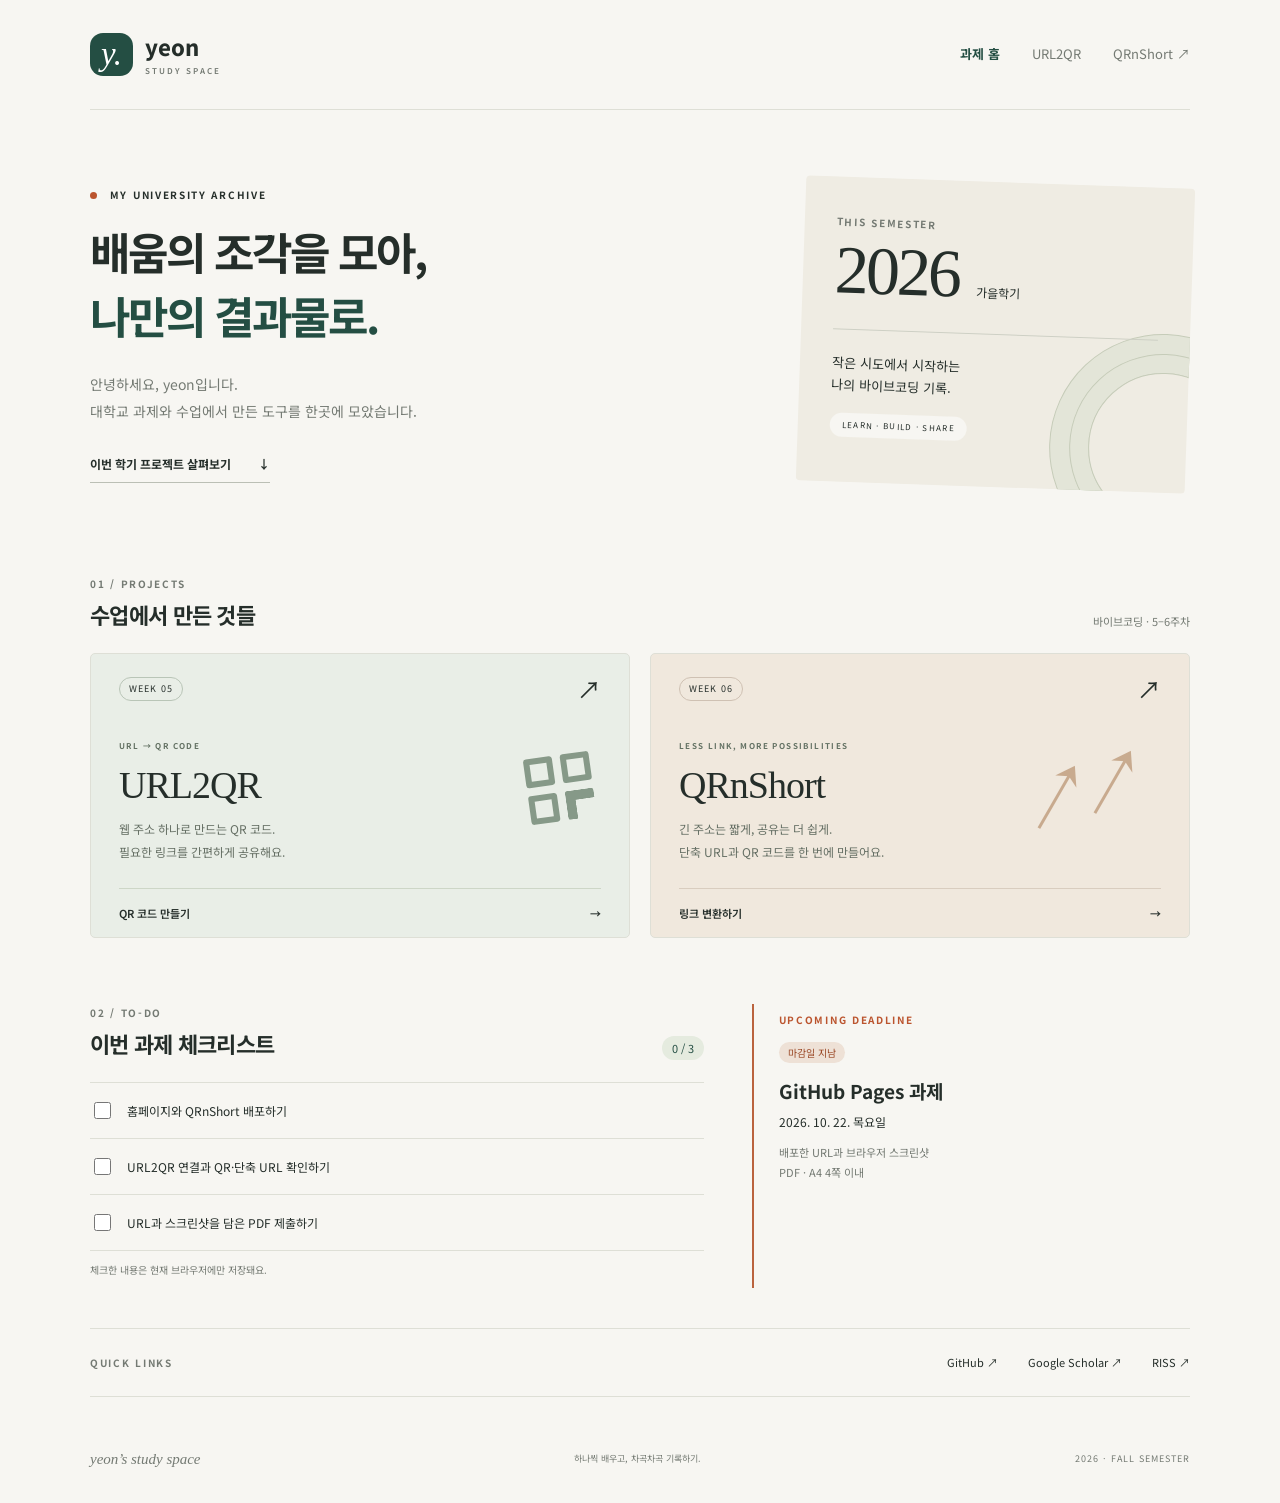
<file: index.html>
<!doctype html>
<html lang="ko"><head><meta charset="utf-8"><meta name="viewport" content="width=device-width, initial-scale=1">
<title>대학교 과제물 · yeon</title><meta name="description" content="yeon의 대학교 과제물과 수업 도구를 모은 공간">
<link rel="icon" href="./favicon.svg" type="image/svg+xml"><link rel="stylesheet" href="./style.css">
<script src="./qrcodegen.js" defer></script><script src="./app.js" defer></script></head>
<body data-mode="home"><a class="skip" href="#main">본문으로 이동</a><div class="shell">
<header class="topbar"><a class="brand" href="./"><span class="brand-icon">y.</span><span>yeon<span class="brand-sub">STUDY SPACE</span></span></a>
<nav aria-label="주 메뉴"><a href="./" aria-current="page">과제 홈</a><a href="./url2qr.html" >URL2QR</a><a href="./qrnshort.html" >QRnShort <span aria-hidden="true">↗</span></a></nav></header>
<main id="main">
<section class="hero"><div><p class="eyebrow"><span class="dot"></span> MY UNIVERSITY ARCHIVE</p>
<h1>배움의 조각을 모아,<br><em>나만의 결과물로.</em></h1><p class="lead">안녕하세요, yeon입니다.<br>대학교 과제와 수업에서 만든 도구를 한곳에 모았습니다.</p>
<a class="text-link" href="#projects">이번 학기 프로젝트 살펴보기 <span>↓</span></a></div>
<aside class="semester"><span class="eyebrow">THIS SEMESTER</span><div class="semester-number">2026<span>가을학기</span></div><div class="semester-line"></div><p>작은 시도에서 시작하는<br>나의 바이브코딩 기록.</p><span class="pill">LEARN · BUILD · SHARE</span><span class="orb" aria-hidden="true"></span></aside></section>
<section class="section" id="projects"><div class="section-title"><div><p class="eyebrow">01 / PROJECTS</p><h2>수업에서 만든 것들</h2></div><span class="quiet">바이브코딩 · 5–6주차</span></div>
<div class="project-grid"><a class="project-card qr-card" href="./url2qr.html"><div class="card-top"><span class="tag">WEEK 05</span><span class="arrow">↗</span></div><div class="qr-mark" aria-hidden="true"><i></i><i></i><i></i><i></i></div><div><p class="eyebrow">URL → QR CODE</p><h3>URL2QR</h3><p>웹 주소 하나로 만드는 QR 코드.<br>필요한 링크를 간편하게 공유해요.</p></div><span class="card-bottom">QR 코드 만들기 <span>→</span></span></a>
<a class="project-card short-card" href="./qrnshort.html"><div class="card-top"><span class="tag">WEEK 06</span><span class="arrow">↗</span></div><div class="link-mark" aria-hidden="true">↗<span>↗</span></div><div><p class="eyebrow">LESS LINK, MORE POSSIBILITIES</p><h3>QRnShort</h3><p>긴 주소는 짧게, 공유는 더 쉽게.<br>단축 URL과 QR 코드를 한 번에 만들어요.</p></div><span class="card-bottom">링크 변환하기 <span>→</span></span></a></div></section>
<section class="bottom-grid section"><div><div class="section-title"><div><p class="eyebrow">02 / TO-DO</p><h2>이번 과제 체크리스트</h2></div><span id="progress" class="progress">0 / 3</span></div>
<div class="checklist"><label><input type="checkbox" data-task="deploy"><span>홈페이지와 QRnShort 배포하기</span></label><label><input type="checkbox" data-task="verify"><span>URL2QR 연결과 QR·단축 URL 확인하기</span></label><label><input type="checkbox" data-task="pdf"><span>URL과 스크린샷을 담은 PDF 제출하기</span></label></div><p class="tiny">체크한 내용은 현재 브라우저에만 저장돼요.</p></div>
<aside class="deadline"><p class="eyebrow">UPCOMING DEADLINE</p><span id="days-left" class="deadline-badge">10.22</span><h3>GitHub Pages 과제</h3><p class="deadline-date">2026. 10. 22. 목요일</p><p>배포한 URL과 브라우저 스크린샷<br>PDF · A4 4쪽 이내</p></aside></section>
<section class="quicklinks"><span class="eyebrow">QUICK LINKS</span><a href="https://github.com/" target="_blank" rel="noopener noreferrer">GitHub ↗</a><a href="https://scholar.google.com/" target="_blank" rel="noopener noreferrer">Google Scholar ↗</a><a href="https://www.riss.kr/" target="_blank" rel="noopener noreferrer">RISS ↗</a></section>
</main><footer><span>yeon’s study space</span><span>하나씩 배우고, 차곡차곡 기록하기.</span><span>2026 · FALL SEMESTER</span></footer>
</div></body></html>
</file>
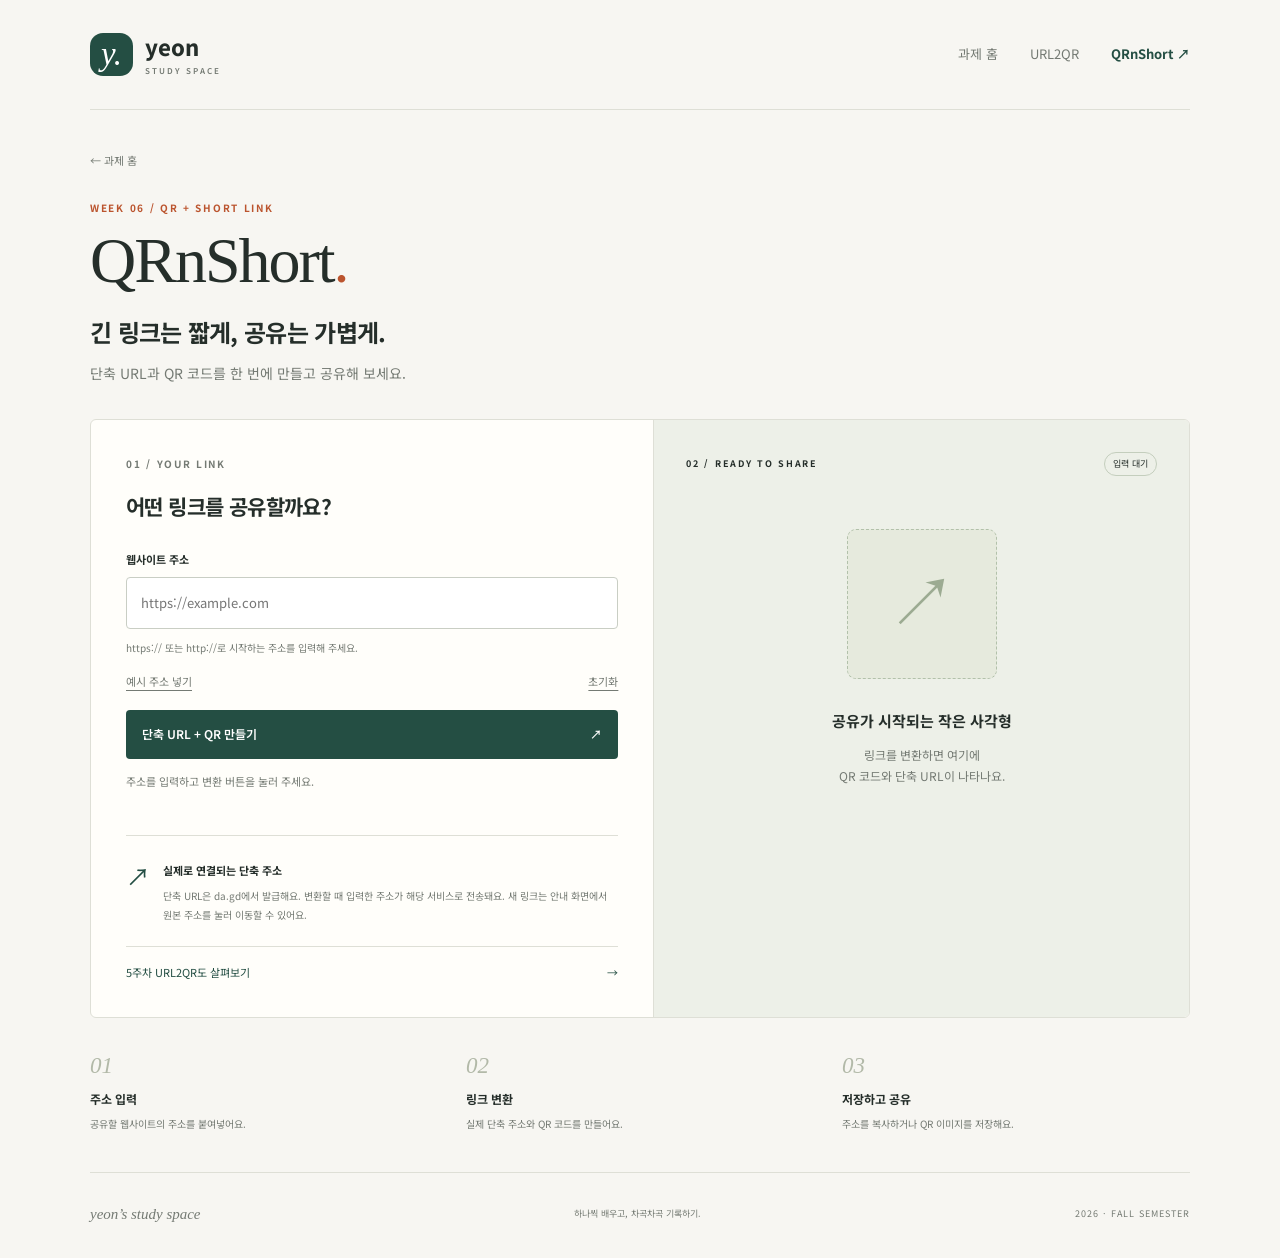
<file: qrnshort.html>
<!doctype html>
<html lang="ko"><head><meta charset="utf-8"><meta name="viewport" content="width=device-width, initial-scale=1">
<title>QRnShort · yeon</title><meta name="description" content="yeon의 대학교 과제물과 수업 도구를 모은 공간">
<link rel="icon" href="./favicon.svg" type="image/svg+xml"><link rel="stylesheet" href="./style.css">
<script src="./qrcodegen.js" defer></script><script src="./app.js" defer></script></head>
<body data-mode="short"><a class="skip" href="#main">본문으로 이동</a><div class="shell">
<header class="topbar"><a class="brand" href="./"><span class="brand-icon">y.</span><span>yeon<span class="brand-sub">STUDY SPACE</span></span></a>
<nav aria-label="주 메뉴"><a href="./" >과제 홈</a><a href="./url2qr.html" >URL2QR</a><a href="./qrnshort.html" aria-current="page">QRnShort <span aria-hidden="true">↗</span></a></nav></header>
<main id="main">
<section class="tool-intro"><a class="back" href="./">← 과제 홈</a><p class="eyebrow">WEEK 06 / QR + SHORT LINK</p><h1>QRnShort<span class="title-dot">.</span></h1><h2>긴 링크는 짧게, 공유는 가볍게.</h2><p class="lead">단축 URL과 QR 코드를 한 번에 만들고 공유해 보세요.</p></section>
<section class="tool-layout"><div class="input-panel"><p class="eyebrow">01 / YOUR LINK</p><h3>어떤 링크를 공유할까요?</h3>
<form id="convert-form" novalidate><label class="field-label" for="url-input">웹사이트 주소</label><input id="url-input" name="url" class="url-input" type="url" inputmode="url" placeholder="https://example.com" autocomplete="url" aria-describedby="url-help status" required>
<p id="url-help" class="tiny">https:// 또는 http://로 시작하는 주소를 입력해 주세요.</p>
<div class="input-tools"><button type="button" id="example" class="subtle">예시 주소 넣기</button><button type="button" id="reset" class="subtle">초기화</button></div>
<button id="submit" class="button primary" type="submit">단축 URL + QR 만들기 <span aria-hidden="true">↗</span></button>
<p id="status" class="status" role="status" aria-live="polite">주소를 입력하고 변환 버튼을 눌러 주세요.</p></form>
<div class="tool-note"><span class="note-icon">↗</span><div><strong>실제로 연결되는 단축 주소</strong><p>단축 URL은 da.gd에서 발급해요. 변환할 때 입력한 주소가 해당 서비스로 전송돼요. 새 링크는 안내 화면에서 원본 주소를 눌러 이동할 수 있어요.</p></div></div>
<a class="sibling" href="./url2qr.html">5주차 URL2QR도 살펴보기 <span>→</span></a></div>
<div class="result-panel"><div class="result-header"><p class="eyebrow">02 / READY TO SHARE</p><span id="result-badge" class="result-badge">입력 대기</span></div>
<div id="empty-result" class="empty-result"><div class="empty-qr" aria-hidden="true"><span>↗</span></div><h3>공유가 시작되는 작은 사각형</h3><p>링크를 변환하면 여기에<br>QR 코드와 단축 URL이 나타나요.</p></div>
<div id="result" hidden><div class="canvas-wrap"><canvas id="qr-canvas" role="img" aria-label="입력한 링크의 QR 코드"></canvas></div>
<span id="result-label" class="field-label">단축 URL</span><a id="result-url" class="result-url" target="_blank" rel="noopener noreferrer"></a><p id="original-url" class="original-url"></p>
<div class="result-actions"><button class="button secondary" id="copy" type="button">주소 복사</button><button class="button secondary" id="download" type="button">QR 저장 ↓</button></div></div></div></section>
<section class="howto"><div><span>01</span><h3>주소 입력</h3><p>공유할 웹사이트의 주소를 붙여넣어요.</p></div><div><span>02</span><h3>링크 변환</h3><p>실제 단축 주소와 QR 코드를 만들어요.</p></div><div><span>03</span><h3>저장하고 공유</h3><p>주소를 복사하거나 QR 이미지를 저장해요.</p></div></section>
</main><footer><span>yeon’s study space</span><span>하나씩 배우고, 차곡차곡 기록하기.</span><span>2026 · FALL SEMESTER</span></footer>
</div></body></html>
</file>
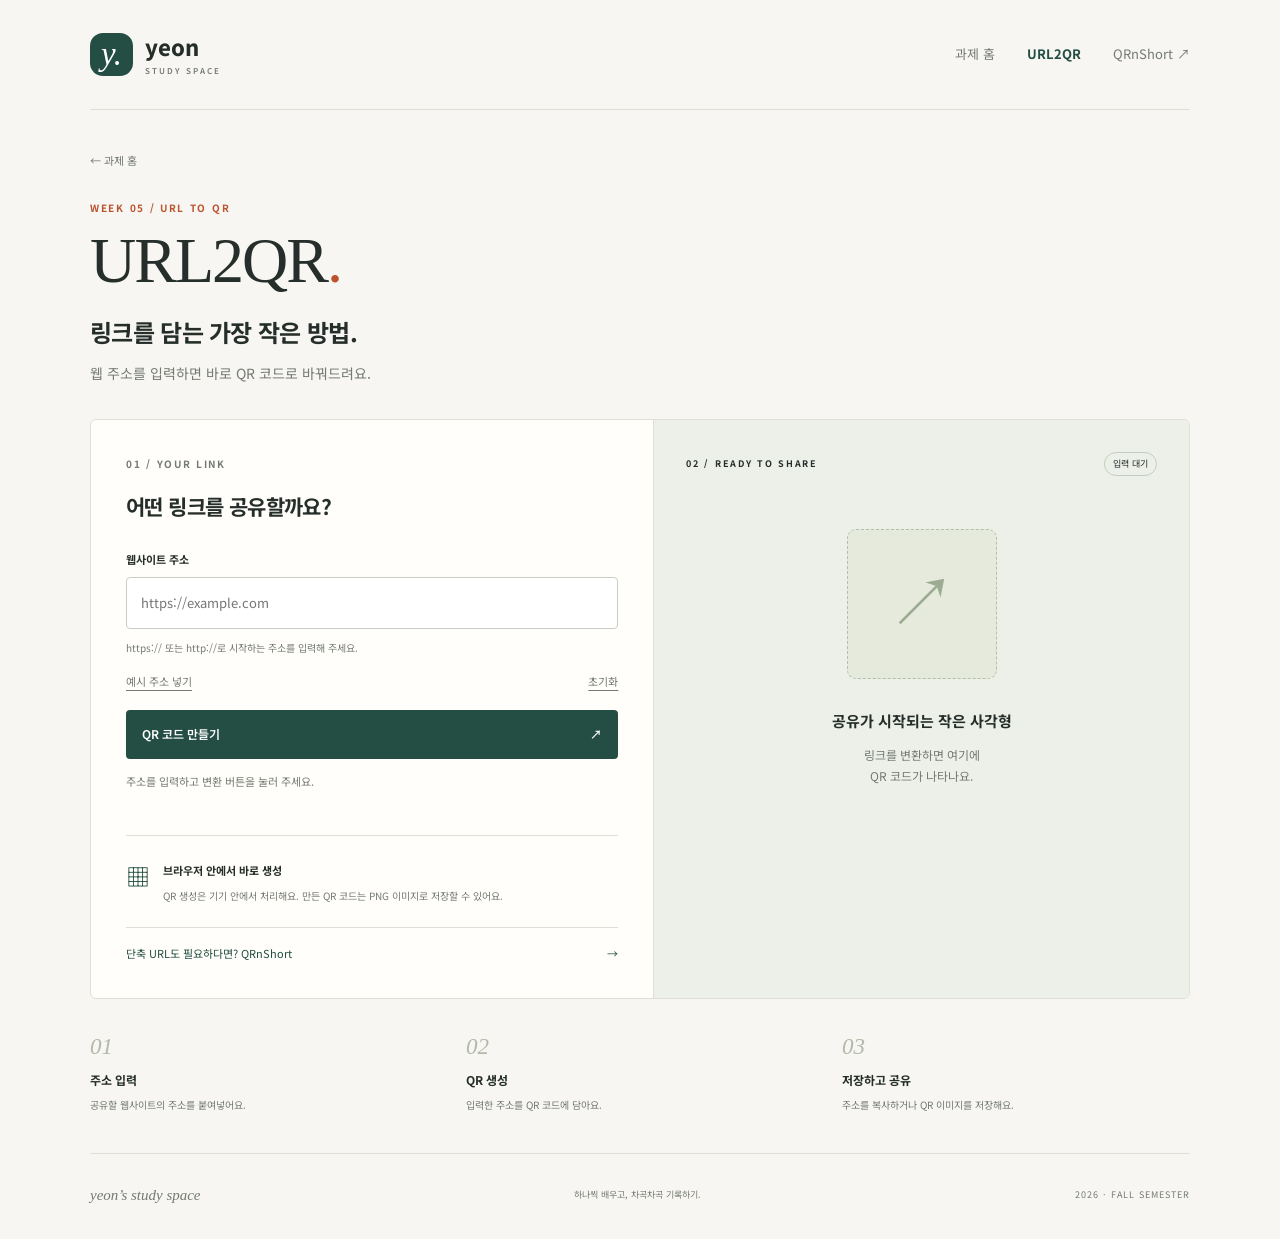
<file: url2qr.html>
<!doctype html>
<html lang="ko"><head><meta charset="utf-8"><meta name="viewport" content="width=device-width, initial-scale=1">
<title>URL2QR · yeon</title><meta name="description" content="yeon의 대학교 과제물과 수업 도구를 모은 공간">
<link rel="icon" href="./favicon.svg" type="image/svg+xml"><link rel="stylesheet" href="./style.css">
<script src="./qrcodegen.js" defer></script><script src="./app.js" defer></script></head>
<body data-mode="qr"><a class="skip" href="#main">본문으로 이동</a><div class="shell">
<header class="topbar"><a class="brand" href="./"><span class="brand-icon">y.</span><span>yeon<span class="brand-sub">STUDY SPACE</span></span></a>
<nav aria-label="주 메뉴"><a href="./" >과제 홈</a><a href="./url2qr.html" aria-current="page">URL2QR</a><a href="./qrnshort.html" >QRnShort <span aria-hidden="true">↗</span></a></nav></header>
<main id="main">
<section class="tool-intro"><a class="back" href="./">← 과제 홈</a><p class="eyebrow">WEEK 05 / URL TO QR</p><h1>URL2QR<span class="title-dot">.</span></h1><h2>링크를 담는 가장 작은 방법.</h2><p class="lead">웹 주소를 입력하면 바로 QR 코드로 바꿔드려요.</p></section>
<section class="tool-layout"><div class="input-panel"><p class="eyebrow">01 / YOUR LINK</p><h3>어떤 링크를 공유할까요?</h3>
<form id="convert-form" novalidate><label class="field-label" for="url-input">웹사이트 주소</label><input id="url-input" name="url" class="url-input" type="url" inputmode="url" placeholder="https://example.com" autocomplete="url" aria-describedby="url-help status" required>
<p id="url-help" class="tiny">https:// 또는 http://로 시작하는 주소를 입력해 주세요.</p>
<div class="input-tools"><button type="button" id="example" class="subtle">예시 주소 넣기</button><button type="button" id="reset" class="subtle">초기화</button></div>
<button id="submit" class="button primary" type="submit">QR 코드 만들기 <span aria-hidden="true">↗</span></button>
<p id="status" class="status" role="status" aria-live="polite">주소를 입력하고 변환 버튼을 눌러 주세요.</p></form>
<div class="tool-note"><span class="note-icon">▦</span><div><strong>브라우저 안에서 바로 생성</strong><p>QR 생성은 기기 안에서 처리해요. 만든 QR 코드는 PNG 이미지로 저장할 수 있어요.</p></div></div>
<a class="sibling" href="./qrnshort.html">단축 URL도 필요하다면? QRnShort <span>→</span></a></div>
<div class="result-panel"><div class="result-header"><p class="eyebrow">02 / READY TO SHARE</p><span id="result-badge" class="result-badge">입력 대기</span></div>
<div id="empty-result" class="empty-result"><div class="empty-qr" aria-hidden="true"><span>↗</span></div><h3>공유가 시작되는 작은 사각형</h3><p>링크를 변환하면 여기에<br>QR 코드가 나타나요.</p></div>
<div id="result" hidden><div class="canvas-wrap"><canvas id="qr-canvas" role="img" aria-label="입력한 링크의 QR 코드"></canvas></div>
<span id="result-label" class="field-label">QR 코드에 담긴 주소</span><a id="result-url" class="result-url" target="_blank" rel="noopener noreferrer"></a><p id="original-url" class="original-url"></p>
<div class="result-actions"><button class="button secondary" id="copy" type="button">주소 복사</button><button class="button secondary" id="download" type="button">QR 저장 ↓</button></div></div></div></section>
<section class="howto"><div><span>01</span><h3>주소 입력</h3><p>공유할 웹사이트의 주소를 붙여넣어요.</p></div><div><span>02</span><h3>QR 생성</h3><p>입력한 주소를 QR 코드에 담아요.</p></div><div><span>03</span><h3>저장하고 공유</h3><p>주소를 복사하거나 QR 이미지를 저장해요.</p></div></section>
</main><footer><span>yeon’s study space</span><span>하나씩 배우고, 차곡차곡 기록하기.</span><span>2026 · FALL SEMESTER</span></footer>
</div></body></html>
</file>
<file: style.css>
@import url('https://fonts.googleapis.com/css2?family=Noto+Sans+KR:wght@400;500;600;700;800&display=swap');
:root{--paper:#f7f6f2;--ink:#252e2a;--muted:#747a73;--green:#244e43;--line:#dedfd6;--orange:#bb542e;--cream:#efece3}*{box-sizing:border-box}html{scroll-behavior:smooth}body{margin:0;background:var(--paper);color:var(--ink);font-family:'Noto Sans KR','Malgun Gothic',sans-serif;font-size:15px;line-height:1.7}a{color:inherit;text-decoration:none}button,input{font:inherit}button,a,input{touch-action:manipulation}button{cursor:pointer}button:disabled{cursor:wait;opacity:.6}a:focus-visible,button:focus-visible,input:focus-visible{outline:3px solid #b5582e;outline-offset:4px}.shell{max-width:1184px;margin:auto;padding:0 42px}.topbar{height:110px;display:flex;align-items:center;justify-content:space-between;border-bottom:1px solid var(--line)}.brand{display:flex;align-items:center;gap:12px;font-size:22px;font-weight:800;line-height:1.15}.brand-icon{display:grid;place-items:center;width:43px;height:43px;border-radius:13px;background:var(--green);color:#fff;font:italic 33px Georgia,serif}.brand-sub{display:block;font-size:8px;letter-spacing:2px;font-weight:600;margin-top:6px;color:var(--muted)}nav{display:flex;gap:32px;font-size:13px;color:var(--muted)}nav a[aria-current]{color:var(--green);font-weight:700}nav a:hover,.text-link:hover,.quicklinks a:hover{color:var(--orange)}.hero{display:grid;grid-template-columns:1.65fr 1fr;gap:70px;padding:72px 0 62px;align-items:center}.eyebrow{font-size:10px;font-weight:700;letter-spacing:1.7px;margin:0 0 17px}.dot{display:inline-block;width:7px;height:7px;border-radius:50%;background:var(--orange);margin-right:8px}h1,h2,h3,p{margin-top:0}h1{font-size:44px;line-height:1.45;letter-spacing:-2px;margin-bottom:23px;font-weight:700}h1 em{font-style:normal;color:var(--green)}.lead{font-size:14px;color:var(--muted);line-height:1.95}.text-link{display:inline-flex;gap:27px;align-items:center;font-size:12px;font-weight:700;margin-top:15px;border-bottom:1px solid #bbbfb5;padding-bottom:7px}.semester{position:relative;isolation:isolate;overflow:hidden;min-height:305px;padding:30px 32px;background:var(--cream);border-radius:4px;transform:rotate(2deg)}.semester .eyebrow{color:var(--muted)}.semester-number{font:68px/1.1 Georgia,serif;letter-spacing:-3px}.semester-number span{font:12px 'Noto Sans KR',sans-serif;letter-spacing:0;margin-left:18px}.semester-line{height:1px;background:#ced0c5;margin:22px 0}.semester p{font-size:13px}.pill{display:inline-block;font-size:8px;letter-spacing:1.3px;background:var(--paper);border-radius:20px;padding:5px 12px}.orb{position:absolute;z-index:-1;width:150px;height:150px;border:1px solid #c6ccb9;border-radius:50%;right:-52px;bottom:-30px;box-shadow:0 0 0 18px #e3e5d8,0 0 0 19px #c6ccb9,0 0 0 38px #e3e5d8,0 0 0 39px #c6ccb9}.section{padding:26px 0 30px}.section-title{display:flex;justify-content:space-between;align-items:end;margin-bottom:22px}.section-title .eyebrow{color:var(--muted);margin-bottom:6px}h2{font-size:22px;letter-spacing:-.7px;line-height:1.5;margin-bottom:0}.quiet{font-size:11px;color:var(--muted)}.project-grid{display:grid;grid-template-columns:1fr 1fr;gap:20px}.project-card{position:relative;border:1px solid var(--line);border-radius:5px;padding:23px 28px 0;overflow:hidden;transition:transform .2s,box-shadow .2s}.project-card:hover{transform:translateY(-4px);box-shadow:0 8px 20px #243d3610}.qr-card{background:#e9eee7}.short-card{background:#f0e8dd}.card-top{display:flex;justify-content:space-between;align-items:center;margin-bottom:38px}.tag{font-size:9px;letter-spacing:1px;border:1px solid #b9c5b7;border-radius:20px;padding:3px 9px}.short-card .tag{border-color:#cfc1b3}.arrow{font-size:24px;line-height:1}.project-card h3{font:38px/1.2 Georgia,serif;letter-spacing:-1px;margin-bottom:10px}.project-card .eyebrow{font-size:8px;letter-spacing:1.4px;margin-bottom:10px;color:#637163}.project-card p:not(.eyebrow){font-size:12px;color:#667065;line-height:1.9;margin-bottom:24px}.card-bottom{border-top:1px solid #cdd6c7;display:flex;justify-content:space-between;padding:15px 0;font-size:11px;font-weight:600}.short-card .card-bottom{border-color:#d9cdbf}.qr-mark{position:absolute;right:36px;top:101px;display:grid;grid-template-columns:29px 29px;gap:8px;transform:rotate(-8deg);opacity:.7}.qr-mark i{height:29px;border:6px solid #5d7660;border-radius:3px}.qr-mark i:last-child{border-width:10px 0 0 10px}.link-mark{position:absolute;right:34px;top:98px;font:80px/1 Georgia;color:#a8784f;transform:rotate(-15deg);opacity:.55}.link-mark span{margin-left:-22px}.bottom-grid{display:grid;grid-template-columns:1.4fr 1fr;gap:48px;padding-top:36px}.progress{font-size:11px;color:var(--green);border-radius:20px;padding:3px 10px;background:#e5ebdf}.checklist{border-top:1px solid var(--line)}.checklist label{display:flex;align-items:center;gap:13px;padding:16px 0;border-bottom:1px solid var(--line);font-size:12px;cursor:pointer}.checklist input{accent-color:var(--green);width:17px;height:17px}.checklist input:checked+span{text-decoration:line-through;color:var(--muted)}.tiny{font-size:10px;color:var(--muted);margin:10px 0}.deadline{border-left:2px solid #ba633e;padding:7px 0 0 25px}.deadline .eyebrow{color:var(--orange);margin-bottom:10px}.deadline-badge{display:inline-block;background:#eee1d6;color:#9b4927;border-radius:20px;padding:2px 9px;font-size:10px;margin-bottom:12px}.deadline h3{font-size:19px;margin-bottom:3px}.deadline-date{font-size:12px!important;color:var(--ink)!important}.deadline p:not(.eyebrow){font-size:11px;color:var(--muted);line-height:1.8;margin-bottom:11px}.quicklinks{display:flex;align-items:center;gap:30px;margin:10px 0 36px;padding:24px 0;border-top:1px solid var(--line);border-bottom:1px solid var(--line)}.quicklinks .eyebrow{margin:0 auto 0 0;color:var(--muted)}.quicklinks a{font-size:11px}footer{display:flex;justify-content:space-between;gap:12px;padding:18px 0 35px;color:var(--muted);font-size:9px}footer span:first-child{font:italic 15px Georgia,serif}footer span:last-child{letter-spacing:1px}.skip{position:absolute;top:-100px;left:12px;background:white;padding:10px;z-index:5}.skip:focus{top:10px}.tool-intro{padding:36px 0 32px}.back{font-size:11px;color:var(--muted);display:inline-block;margin-bottom:29px}.tool-intro .eyebrow{color:var(--orange);margin-bottom:10px}.tool-intro h1{font:64px/1.1 Georgia,serif;letter-spacing:-2px;margin-bottom:18px}.title-dot{color:var(--orange)}.tool-intro h2{font-size:24px;margin-bottom:10px}.tool-intro .lead{margin-bottom:0}.tool-layout{display:grid;grid-template-columns:1.05fr 1fr;border:1px solid var(--line);border-radius:6px;overflow:hidden;background:#fffefa}.input-panel{padding:35px}.input-panel>.eyebrow{color:var(--muted)}.input-panel h3{font-size:21px;letter-spacing:-.6px;margin-bottom:25px}.field-label{display:block;font-size:11px;font-weight:700;margin-bottom:8px}.url-input{border:1px solid #c9cec4;width:100%;height:52px;border-radius:4px;padding:0 14px;background:white;font-size:13px;min-width:0}.url-input[aria-invalid=true]{border-color:#b13d30}.input-tools{display:flex;justify-content:space-between;margin:16px 0 20px}.subtle{border:0;background:none;padding:0;font-size:11px;text-decoration:underline;text-underline-offset:4px;color:var(--muted)}.button{display:flex;align-items:center;justify-content:center;gap:15px;border-radius:4px;padding:13px 15px;font-size:12px;font-weight:600;border:1px solid transparent}.primary{width:100%;background:var(--green);color:white;justify-content:space-between}.primary:hover{background:#183d32}.status{min-height:43px;font-size:11px;color:var(--muted);margin:13px 0 20px;overflow-wrap:anywhere}.status.error{color:#b13d30}.status.success{color:var(--green)}.tool-note{display:flex;gap:13px;border-top:1px solid var(--line);padding-top:20px}.note-icon{font-size:24px;color:var(--green)}.tool-note strong{font-size:11px}.tool-note p{font-size:10px;color:var(--muted);margin-top:5px;line-height:1.9}.sibling{display:flex;justify-content:space-between;border-top:1px solid var(--line);padding-top:16px;margin-top:12px;font-size:11px;color:var(--green)}.result-panel{padding:32px;background:#edf0e8;border-left:1px solid var(--line);min-width:0}.result-header{display:flex;justify-content:space-between;align-items:center;gap:10px}.result-header .eyebrow{margin-bottom:0;font-size:9px}.result-badge{font-size:9px;padding:3px 8px;border:1px solid #c4cebd;border-radius:20px;white-space:nowrap}.empty-result{text-align:center;padding:53px 0 45px}.empty-qr{width:150px;height:150px;border:1px dashed #b2c1aa;margin:0 auto 29px;display:grid;place-items:center;border-radius:9px;background:#e6eadd}.empty-qr span{font:70px Georgia;color:#9cab92}.empty-result h3{font-size:15px;margin-bottom:12px}.empty-result p{font-size:12px;color:var(--muted)}.canvas-wrap{width:224px;max-width:100%;margin:26px auto 20px;background:white;padding:7px;border:1px solid #d5decc;border-radius:5px}canvas{display:block;width:100%;height:auto;image-rendering:pixelated}.result-url{display:block;color:var(--green);font-size:14px;font-weight:700;text-decoration:underline;text-underline-offset:4px;overflow-wrap:anywhere}.original-url{font-size:10px;color:var(--muted);overflow-wrap:anywhere;margin:10px 0 0}.result-actions{display:grid;grid-template-columns:1fr 1fr;gap:9px;margin-top:22px}.secondary{background:transparent;border-color:#bdc9b3;color:var(--green)}.secondary:hover{background:#dfe7d8}.howto{display:grid;grid-template-columns:repeat(3,1fr);gap:28px;padding:35px 0 40px;border-bottom:1px solid var(--line);margin-bottom:15px}.howto span{font:italic 23px Georgia;color:#b2b9a8;display:block;margin-bottom:10px}.howto h3{font-size:12px;margin-bottom:6px}.howto p{font-size:10px;color:var(--muted);margin:0}[hidden]{display:none!important}@media(max-width:760px){.shell{padding:0 22px}.topbar{height:85px}nav{gap:15px;font-size:11px}.brand{font-size:18px}.brand-icon{width:36px;height:36px;font-size:28px}.brand-sub{font-size:6px}.hero{gap:25px;padding:44px 0 25px;grid-template-columns:1fr}h1{font-size:35px}.semester{min-height:220px;transform:none;padding:22px 25px}.semester-number{font-size:48px}.semester-line{margin:15px 0}.semester p{font-size:11px}.section-title{gap:12px}.quiet{font-size:9px}h2{font-size:19px}.project-grid{grid-template-columns:1fr}.project-card{padding:21px 24px 0}.card-top{margin-bottom:27px}.bottom-grid{grid-template-columns:1fr;gap:25px}.deadline{padding-bottom:8px}.quicklinks{gap:17px;flex-wrap:wrap}.quicklinks .eyebrow{width:100%}footer{flex-wrap:wrap}footer span:nth-child(2){display:none}.tool-intro h1{font-size:53px}.tool-intro h2{font-size:20px}.tool-intro .lead{font-size:12px}.tool-layout{grid-template-columns:1fr}.input-panel,.result-panel{padding:25px}.result-panel{border-left:none;border-top:1px solid var(--line)}.howto{gap:13px}.howto p{font-size:9px}.eyebrow{font-size:9px}.empty-result{padding:30px 0}.qr-mark{top:85px}.link-mark{top:85px}}@media(prefers-reduced-motion:reduce){html{scroll-behavior:auto}.project-card{transition:none}}

@media(max-width:440px){.link-mark{display:none}}
</file>
